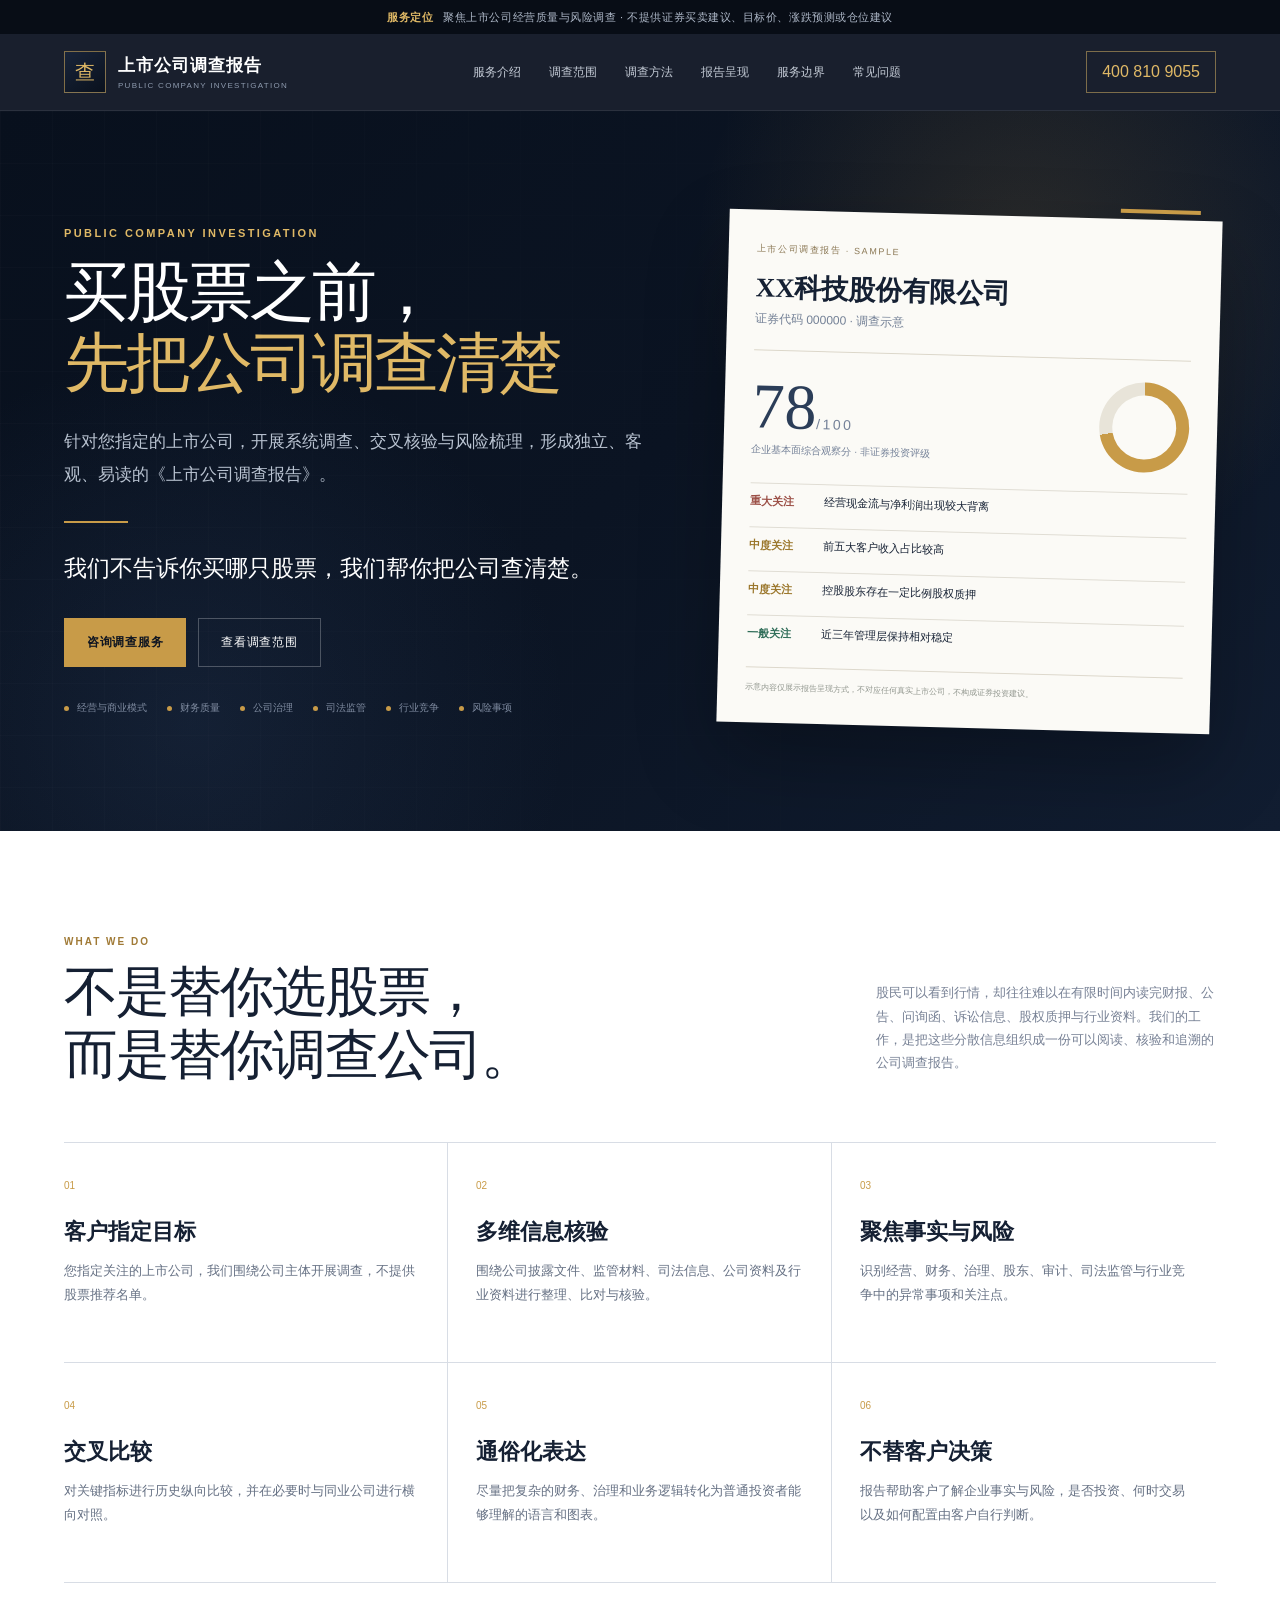
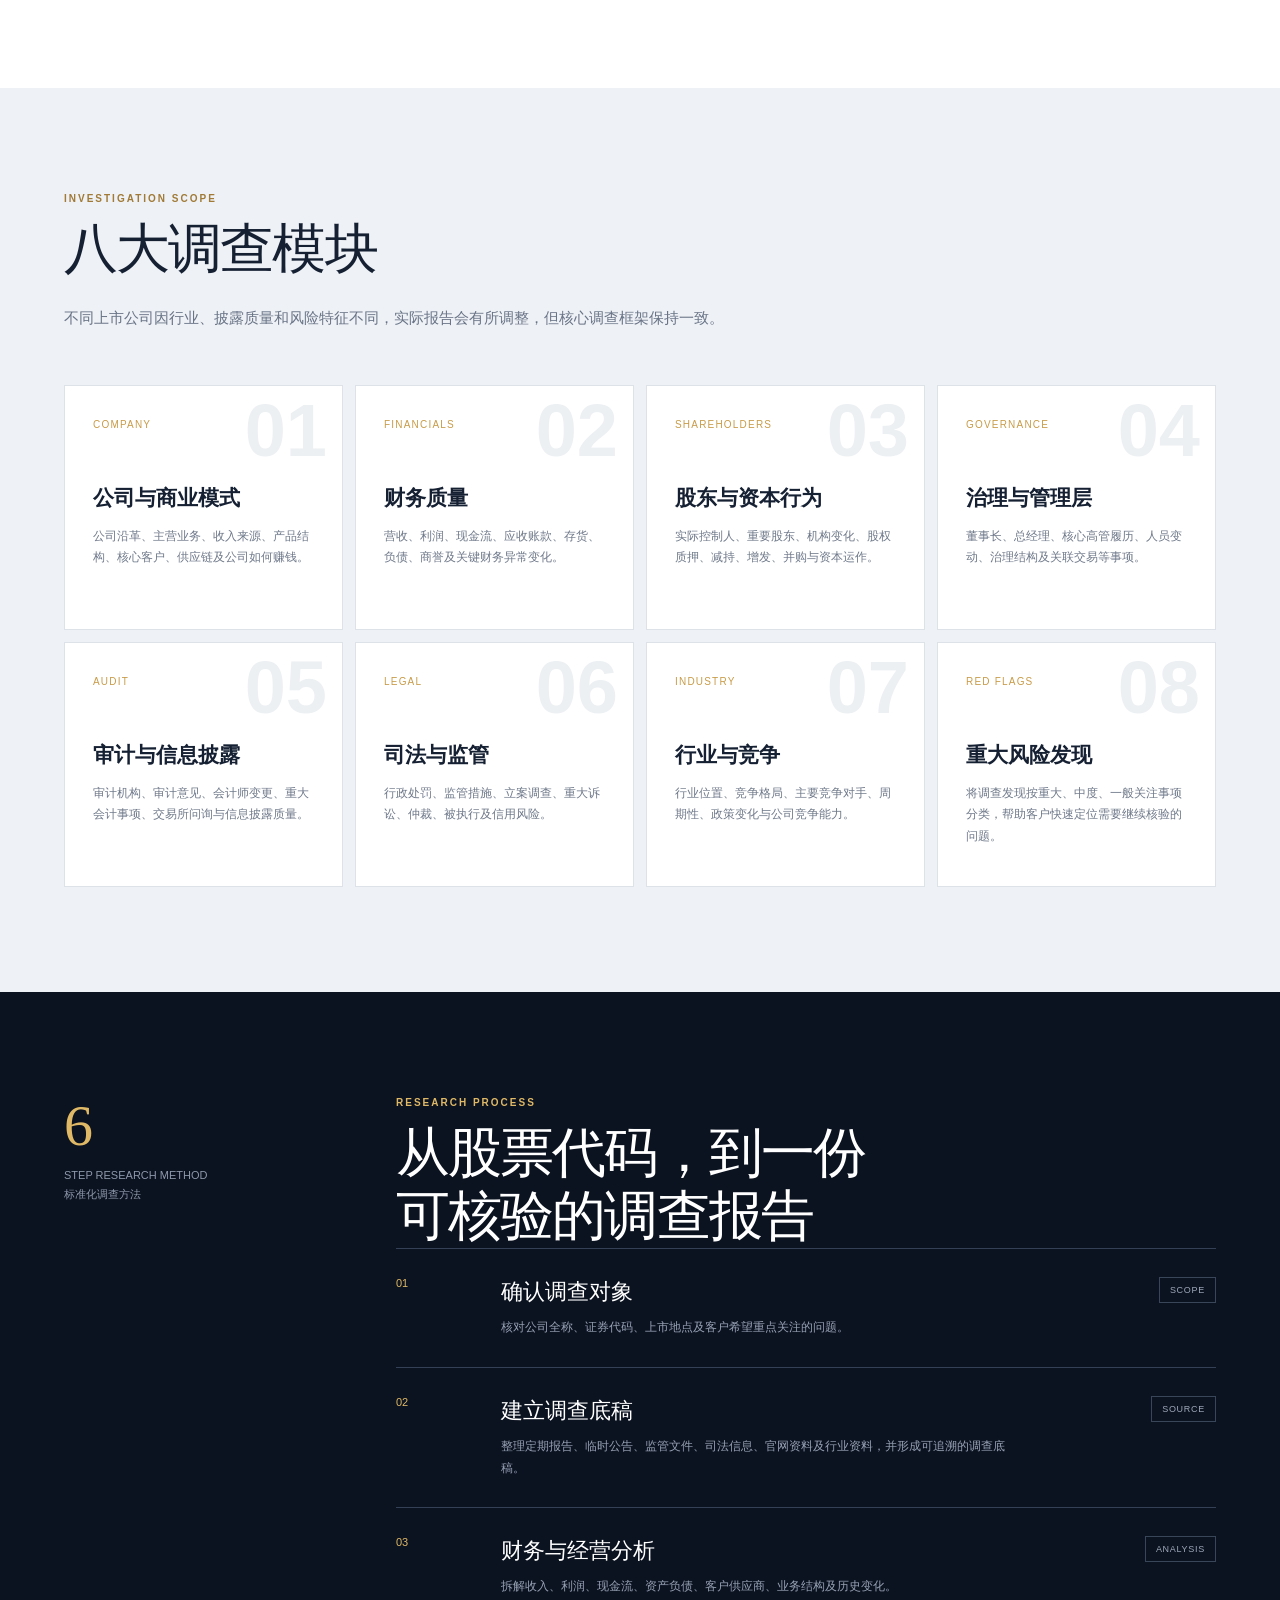
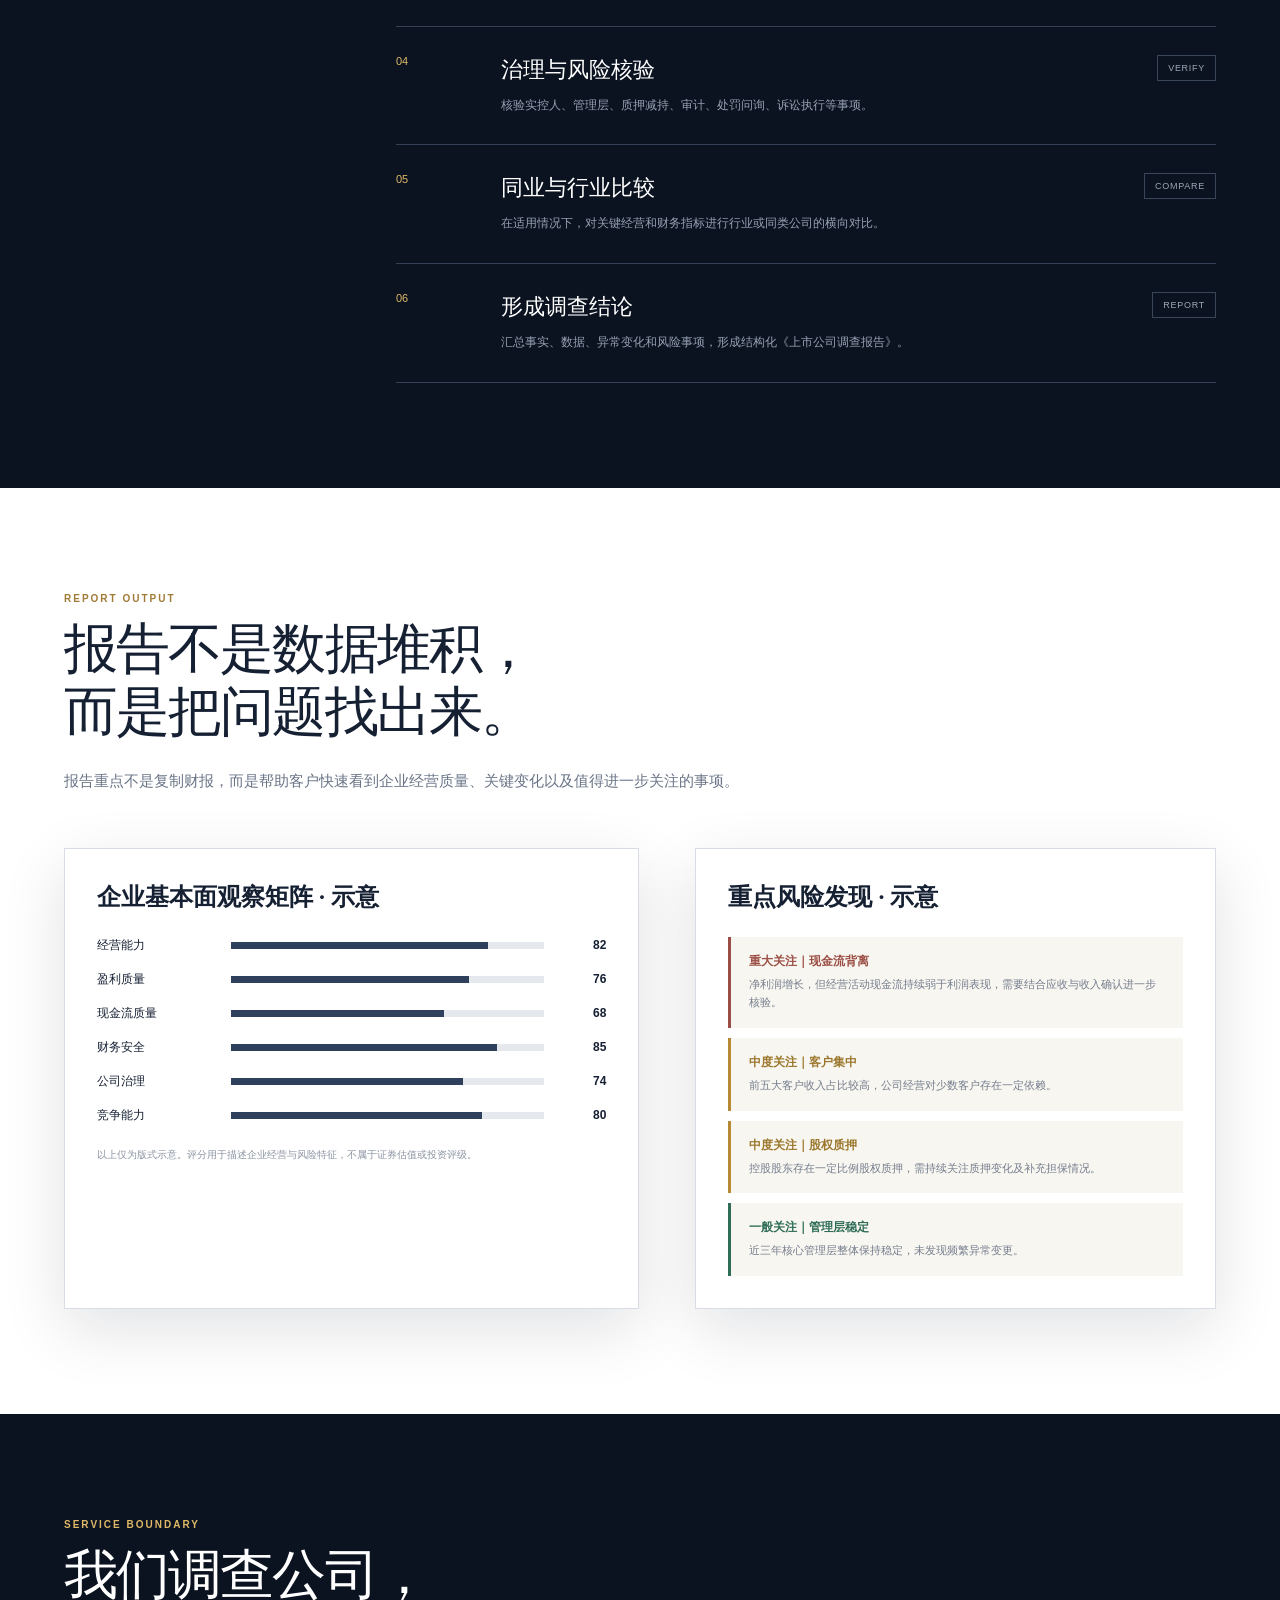
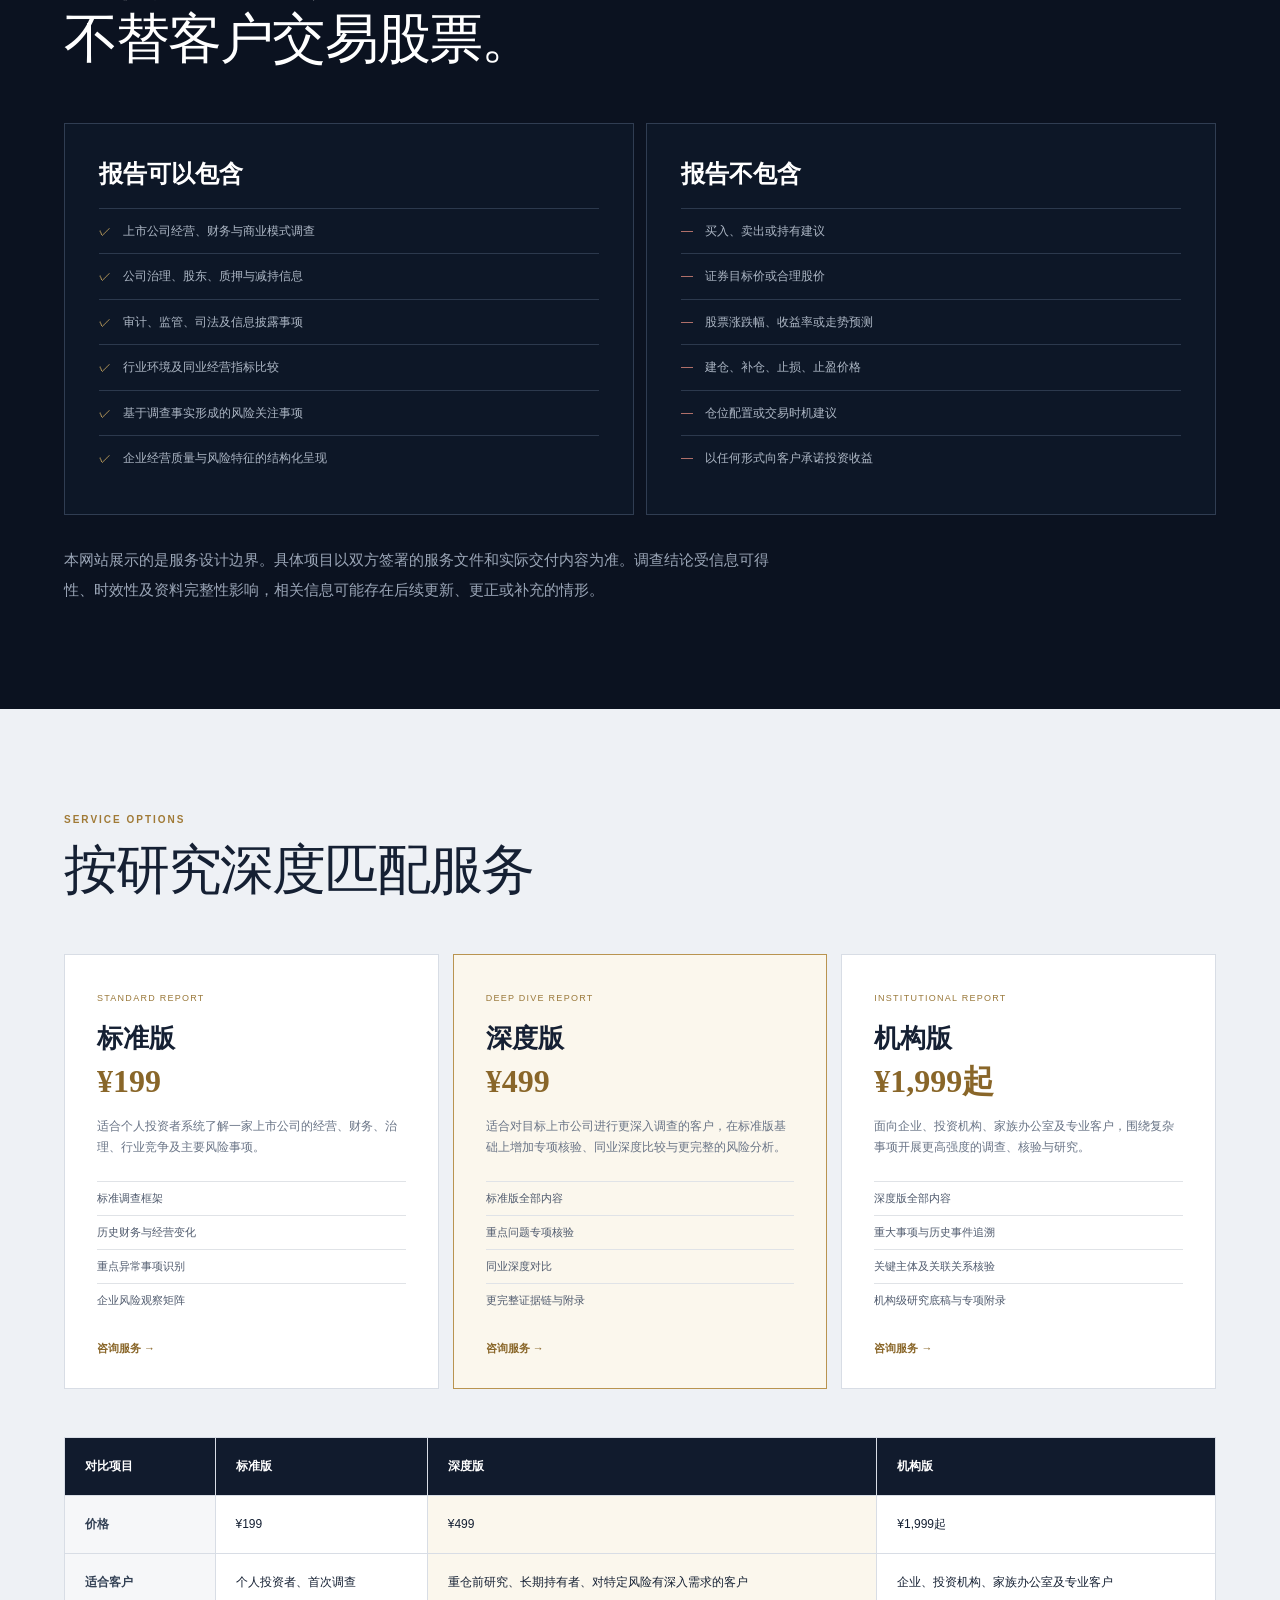
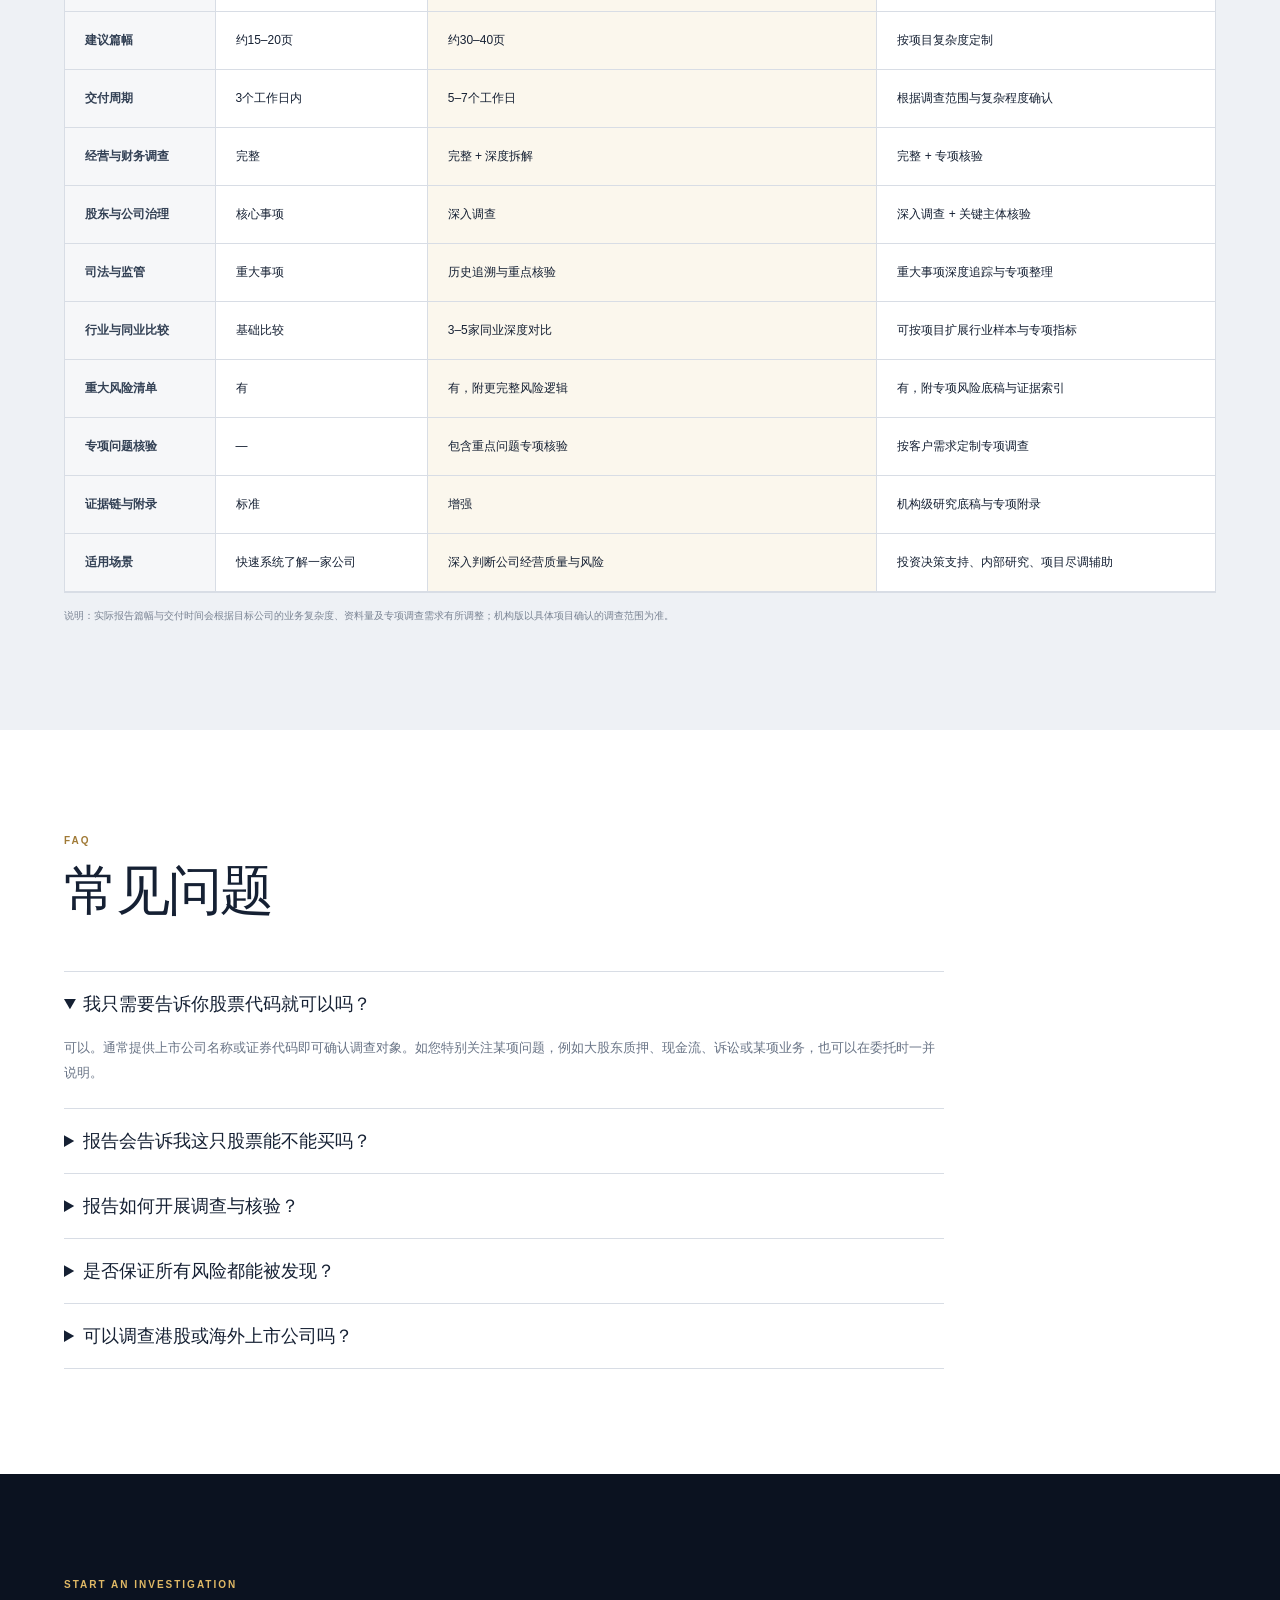
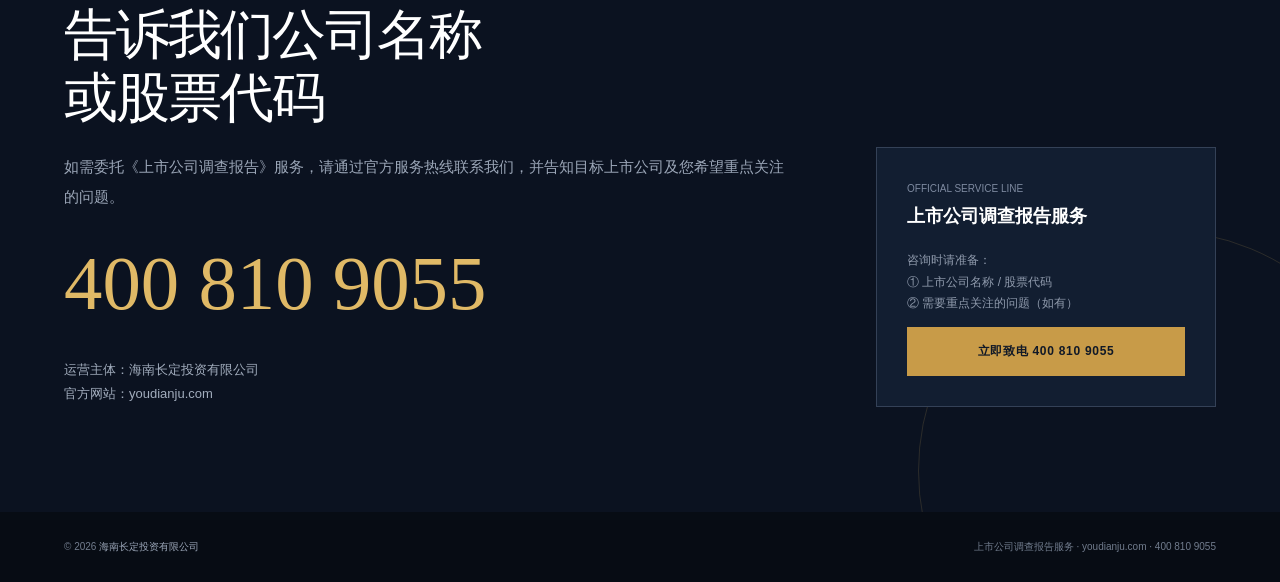
<file: index.html>
<!doctype html>
<html lang="zh-CN">
<head>
<meta charset="utf-8">
<meta name="viewport" content="width=device-width,initial-scale=1">
<meta name="theme-color" content="#0b1220">
<title>上市公司调查报告｜海南长定投资有限公司</title>
<meta name="description" content="针对客户指定的上市公司，开展经营、财务、治理、股东、司法监管、行业竞争与风险事项调查，形成独立、客观、易读的《上市公司调查报告》。">
<link rel="icon" href="/favicon.svg">
<style>
:root{
  --navy:#0b1220;--navy2:#111b2d;--ink:#152033;--paper:#f5f2ea;--white:#fff;
  --gold:#c89b48;--gold2:#e0b966;--muted:#697487;--line:#d8dde5;--soft:#eef1f5;
  --green:#2f6d58;--red:#9b4e45;--shadow:0 20px 60px rgba(11,18,32,.12);
  --serif:"Noto Serif SC","Songti SC","STSong",serif;
}
*{box-sizing:border-box}
html{scroll-behavior:smooth}
body{margin:0;background:#fff;color:var(--ink);font-family:"Noto Sans SC","Microsoft YaHei",Arial,sans-serif}
a{color:inherit;text-decoration:none}
button,input{font:inherit}
.wrap{width:min(1180px,90vw);margin:auto}
.topnote{height:34px;display:flex;align-items:center;justify-content:center;background:#080d16;color:#aeb8c8;font-size:11px;letter-spacing:.05em}
.topnote b{margin-right:10px;color:var(--gold2)}
header{position:sticky;top:0;z-index:50;background:rgba(11,18,32,.94);backdrop-filter:blur(16px);border-bottom:1px solid rgba(255,255,255,.08)}
.nav{height:76px;display:flex;align-items:center;justify-content:space-between;color:#fff}
.brand{display:flex;align-items:center;gap:12px}
.brandmark{width:42px;height:42px;display:grid;place-items:center;border:1px solid rgba(224,185,102,.55);background:linear-gradient(145deg,#18243a,#0a111d);font-family:var(--serif);font-size:20px;color:var(--gold2)}
.brand b{display:block;font-family:var(--serif);font-size:17px;letter-spacing:.06em}
.brand small{display:block;margin-top:4px;color:#8e9aae;font-size:8px;letter-spacing:.16em}
nav{display:flex;align-items:center;gap:28px}
nav a{color:#c3cad5;font-size:12px}
nav a:hover{color:#fff}
.nav-phone{padding:11px 15px;border:1px solid rgba(224,185,102,.5);color:var(--gold2)}
.menu{display:none;width:42px;height:42px;border:1px solid rgba(255,255,255,.3);background:transparent}
.menu i{display:block;width:18px;height:1px;margin:5px auto;background:#fff}

.hero{position:relative;min-height:720px;overflow:hidden;background:
 radial-gradient(circle at 80% 20%,rgba(200,155,72,.16),transparent 28%),
 radial-gradient(circle at 15% 85%,rgba(63,91,136,.18),transparent 30%),
 linear-gradient(135deg,#08101d 0%,#0b1423 50%,#111d31 100%);color:#fff}
.gridbg{position:absolute;inset:0;opacity:.18;background-image:linear-gradient(rgba(255,255,255,.09) 1px,transparent 1px),linear-gradient(90deg,rgba(255,255,255,.09) 1px,transparent 1px);background-size:52px 52px;mask-image:linear-gradient(to right,black,transparent 80%)}
.hero-inner{position:relative;z-index:2;min-height:720px;display:grid;grid-template-columns:1.08fr .92fr;gap:80px;align-items:center;padding:70px 0}
.kicker{margin:0 0 18px;color:var(--gold2);font-size:11px;font-weight:700;letter-spacing:.22em}
.hero h1{margin:0;font-family:var(--serif);font-size:clamp(48px,5.1vw,74px);font-weight:500;line-height:1.08;letter-spacing:-.045em}
.hero h1 em{display:inline-block;color:var(--gold2);font-style:normal;white-space:nowrap}
.hero-lead{max-width:680px;margin:28px 0 0;color:#b9c3d1;font-size:17px;line-height:1.9}
.hero-line{width:64px;height:2px;margin:30px 0;background:var(--gold)}
.hero-claim{font-family:var(--serif);font-size:23px;color:#fff}
.hero-actions{display:flex;gap:12px;margin-top:34px}
.btn{padding:15px 22px;border:1px solid rgba(255,255,255,.25);font-size:12px;letter-spacing:.06em}
.btn.primary{border-color:var(--gold);background:var(--gold);color:#101621;font-weight:700}
.btn:hover{transform:translateY(-1px)}
.hero-meta{display:flex;flex-wrap:wrap;gap:12px 20px;margin-top:34px;color:#7f8ba0;font-size:10px}
.hero-meta span:before{content:"";width:5px;height:5px;margin-right:8px;display:inline-block;border-radius:50%;background:var(--gold)}

.report-card{position:relative;padding:28px;background:#fbfaf6;color:var(--ink);box-shadow:0 34px 80px rgba(0,0,0,.28);transform:rotate(1.5deg)}
.report-card:before{content:"";position:absolute;top:-10px;right:22px;width:80px;height:4px;background:var(--gold)}
.report-card small{color:#8b7855;font-size:9px;letter-spacing:.18em}
.report-card h3{margin:14px 0 5px;font-family:var(--serif);font-size:27px}
.report-card .code{color:#738096;font-size:12px}
.report-rule{height:1px;margin:22px 0;background:#dcd7ca}
.score-row{display:grid;grid-template-columns:1fr 90px;gap:18px;align-items:center}
.score-row strong{font:500 64px/1 var(--serif);color:#2b3d58}
.score-row strong small{font:500 14px/1 Arial;color:#748198}
.score-row p{margin:4px 0;color:#748198;font-size:10px}
.radar{width:90px;height:90px;position:relative;border-radius:50%;background:conic-gradient(var(--gold) 0 72%,#e8e4d9 72% 100%);display:grid;place-items:center}
.radar:after{content:"";width:64px;height:64px;border-radius:50%;background:#fbfaf6}
.findings{margin-top:20px;display:grid;gap:8px}
.finding{display:grid;grid-template-columns:62px 1fr;gap:12px;padding:10px 0;border-top:1px solid #e0ddd4;font-size:11px}
.level{font-weight:700}.high{color:var(--red)}.mid{color:#9b772c}.low{color:var(--green)}
.report-foot{margin-top:16px;padding-top:14px;border-top:1px solid #ddd8cc;color:#92978f;font-size:8px;line-height:1.6}

.section{padding:105px 0}
.section.soft{background:var(--soft)}
.section.dark{background:var(--navy);color:#fff}
.eyebrow{margin:0 0 14px;color:#a07a36;font-size:10px;font-weight:700;letter-spacing:.2em}
.dark .eyebrow{color:var(--gold2)}
h2{margin:0;font-family:var(--serif);font-size:clamp(34px,4.2vw,56px);font-weight:500;line-height:1.18;letter-spacing:-.035em;text-wrap:balance}
.section-lead{max-width:720px;margin:22px 0 0;color:var(--muted);font-size:15px;line-height:1.95}
.dark .section-lead{color:#9ba6b7}
.title-row{display:flex;justify-content:space-between;gap:60px;align-items:end;margin-bottom:54px}
.title-row .aside{max-width:340px;color:#778195;font-size:13px;line-height:1.8}

.promise-grid{display:grid;grid-template-columns:repeat(3,1fr);border-top:1px solid var(--line)}
.promise{min-height:220px;padding:32px 28px 26px 0;border-bottom:1px solid var(--line);border-right:1px solid var(--line)}
.promise:nth-child(3n){padding-left:28px;border-right:0}
.promise:nth-child(3n+2){padding-left:28px}
.promise .num{color:var(--gold);font-size:10px}
.promise h3{margin:24px 0 12px;font-family:var(--serif);font-size:22px}
.promise p{margin:0;color:#667184;font-size:13px;line-height:1.85}

.scope-grid{display:grid;grid-template-columns:repeat(4,1fr);gap:12px;margin-top:52px}
.scope-card{position:relative;min-height:245px;padding:28px;background:#fff;border:1px solid #dde2e8;overflow:hidden}
.scope-card:before{content:attr(data-n);position:absolute;right:15px;top:8px;color:#edf0f3;font:600 74px/1 Arial}
.scope-card span{position:relative;color:var(--gold);font-size:10px;letter-spacing:.12em}
.scope-card h3{position:relative;margin:52px 0 14px;font-family:var(--serif);font-size:21px}
.scope-card p{position:relative;margin:0;color:#6f798a;font-size:12px;line-height:1.8}

.method{display:grid;grid-template-columns:260px 1fr;gap:72px}
.method-nav{position:sticky;top:120px;align-self:start}
.method-nav b{display:block;color:var(--gold2);font:500 58px/1 var(--serif)}
.method-nav p{color:#8d98aa;font-size:11px;line-height:1.8}
.steps{border-top:1px solid #344055}
.step{display:grid;grid-template-columns:80px 1fr 180px;gap:25px;padding:28px 0;border-bottom:1px solid #344055;align-items:start}
.step .n{color:var(--gold2);font-size:11px}
.step h3{margin:0 0 10px;font-family:var(--serif);font-size:22px;font-weight:500}
.step p{margin:0;color:#96a1b3;font-size:12px;line-height:1.8}
.step .tag{justify-self:end;padding:7px 10px;border:1px solid #39465a;color:#9da8b8;font-size:9px;letter-spacing:.08em}

.matrix{display:grid;grid-template-columns:1.05fr .95fr;gap:56px;margin-top:52px}
.matrix-box{padding:32px;background:#fff;border:1px solid var(--line);box-shadow:var(--shadow)}
.matrix-box h3{margin:0 0 24px;font-family:var(--serif);font-size:24px}
.meter{display:grid;grid-template-columns:120px 1fr 48px;gap:14px;align-items:center;margin:17px 0}
.meter span{font-size:12px}.bar{height:7px;background:#e5e9ee}.bar i{height:100%;display:block;background:#2e405c}.meter b{text-align:right;font-size:12px}
.risk-list{display:grid;gap:10px}
.risk-item{padding:16px 18px;background:#f8f6f0;border-left:3px solid #bbb}
.risk-item.high{border-color:var(--red)}.risk-item.mid{border-color:#b68a35}.risk-item.low{border-color:var(--green)}
.risk-item b{display:block;margin-bottom:5px;font-size:12px}.risk-item p{margin:0;color:#737d8d;font-size:11px;line-height:1.7}

.boundary{display:grid;grid-template-columns:1fr 1fr;gap:12px;margin-top:52px}
.boundary article{padding:34px;border:1px solid #303d52;background:#0d1727}
.boundary h3{margin:0 0 18px;font-family:var(--serif);font-size:24px}
.boundary ul{margin:0;padding:0;list-style:none}
.boundary li{position:relative;padding:12px 0 12px 24px;border-top:1px solid #2c394d;color:#adb7c5;font-size:12px;line-height:1.7}
.boundary li:before{content:"✓";position:absolute;left:0;color:var(--gold2)}
.boundary .no li:before{content:"—";color:#c67d73}

.service-grid{display:grid;grid-template-columns:repeat(3,1fr);gap:14px;margin-top:52px}
.service-card{min-height:330px;padding:32px;border:1px solid var(--line);background:#fff}
.service-card.featured{border-color:#b99450;background:#fbf7ed}
.service-card small{color:#9a793b;font-size:9px;letter-spacing:.14em}
.service-card h3{margin:16px 0 8px;font-family:var(--serif);font-size:26px}.service-card .price{margin:0 0 16px;color:#896629;font:600 32px/1.1 var(--serif)}
.service-card p{color:#697486;font-size:12px;line-height:1.8}
.service-card ul{margin:22px 0 0;padding:0;list-style:none}
.service-card li{padding:9px 0;border-top:1px solid #e0e3e7;color:#4f5a6d;font-size:11px}
.service-card .cta{margin-top:24px;display:inline-block;color:#896629;font-size:11px;font-weight:700}
.compare-wrap{margin-top:48px;overflow-x:auto;border:1px solid var(--line);background:#fff}
.compare-table{width:100%;min-width:820px;border-collapse:collapse}
.compare-table th,.compare-table td{padding:18px 20px;border-bottom:1px solid var(--line);border-right:1px solid var(--line);text-align:left;vertical-align:top;font-size:12px;line-height:1.75}
.compare-table th:last-child,.compare-table td:last-child{border-right:0}
.compare-table thead th{background:#111b2d;color:#fff;font-weight:600}
.compare-table thead th:first-child{width:150px}
.compare-table tbody th{background:#f6f7f9;color:#334155;font-weight:600}
.compare-table .featured-col{background:#fbf7ed}
.compare-note{margin:14px 0 0;color:#7a8494;font-size:10px;line-height:1.8}

.faq{max-width:880px;margin-top:48px}
.faq details{border-top:1px solid var(--line)}
.faq details:last-child{border-bottom:1px solid var(--line)}
.faq summary{padding:20px 0;cursor:pointer;font-family:var(--serif);font-size:18px}
.faq p{margin:0 0 22px;color:#697486;font-size:13px;line-height:1.9}

.contact{position:relative;overflow:hidden}
.contact:before{content:"";position:absolute;right:-120px;bottom:-200px;width:480px;height:480px;border:1px solid rgba(224,185,102,.15);border-radius:50%}
.contact-grid{display:grid;grid-template-columns:1fr 340px;gap:80px;align-items:end}
.contact h2{max-width:720px;text-wrap:balance}.contact .phone{display:inline-block;margin-top:35px;font:500 clamp(40px,6vw,78px)/1 var(--serif);color:var(--gold2)}
.contact .company{margin-top:35px;color:#a2adbd;font-size:13px;line-height:1.9}
.contact-card{position:relative;padding:30px;background:#121e31;border:1px solid #344157}
.contact-card span{color:#7e8aa0;font-size:10px}.contact-card strong{display:block;margin:8px 0 22px;font-size:18px}.contact-card .btn{display:block;text-align:center;border-color:var(--gold);background:var(--gold);color:#111927;font-weight:700}

footer{padding:28px 5vw;background:#070c14;color:#717c8d;font-size:10px}
.footer-row{display:flex;justify-content:space-between;gap:30px}
footer b{color:#9ba6b8;font-weight:500}

@media(max-width:900px){
  .hero h1{font-size:clamp(44px,7vw,60px)}
  h2{font-size:clamp(32px,5.6vw,46px)}
  nav{position:absolute;top:76px;left:0;right:0;padding:18px 5vw;display:none;flex-direction:column;align-items:stretch;background:#0b1220;border-top:1px solid #263248}
  nav.open{display:flex}.menu{display:block}.nav-phone{display:none}
  .hero-inner{grid-template-columns:1fr;gap:45px;padding:80px 0}.hero{min-height:auto}.hero-inner{min-height:auto}.report-card{max-width:560px;transform:none}
  .scope-grid{grid-template-columns:repeat(2,1fr)}.method{grid-template-columns:1fr}.method-nav{position:static}
  .step{grid-template-columns:50px 1fr}.step .tag{display:none}.matrix{grid-template-columns:1fr}.service-grid{grid-template-columns:1fr}
  .contact-grid{grid-template-columns:1fr}.contact-card{max-width:520px}.title-row{align-items:start;flex-direction:column}
}
@media(max-width:620px){
  .topnote{padding:0 5vw;text-align:center;height:42px}.topnote b{display:none}
  .brand b{font-size:15px}.brand small{font-size:7px}
  .hero-inner{padding:62px 0}.hero h1{font-size:clamp(34px,9.3vw,44px);letter-spacing:-.055em}.hero h1 em{white-space:nowrap}.hero-lead{font-size:14px}.hero-actions{flex-direction:column}
  .section{padding:76px 0}.promise-grid,.scope-grid,.boundary{grid-template-columns:1fr}
  .promise,.promise:nth-child(3n),.promise:nth-child(3n+2){padding:28px 0;border-right:0}
  .scope-card{min-height:210px}.matrix-box{padding:23px}.meter{grid-template-columns:95px 1fr 40px}
  .footer-row{flex-direction:column;gap:10px}
}
@media(prefers-reduced-motion:reduce){html{scroll-behavior:auto}}
</style>
</head>
<body>
<div class="topnote"><b>服务定位</b> 聚焦上市公司经营质量与风险调查 · 不提供证券买卖建议、目标价、涨跌预测或仓位建议</div>

<header>
  <div class="nav wrap">
    <a class="brand" href="#top">
      <span class="brandmark">查</span>
      <span><b>上市公司调查报告</b><small>PUBLIC COMPANY INVESTIGATION</small></span>
    </a>
    <button class="menu" aria-label="打开导航" aria-expanded="false"><i></i><i></i><i></i></button>
    <nav>
      <a href="#about">服务介绍</a><a href="#scope">调查范围</a><a href="#method">调查方法</a><a href="#deliverable">报告呈现</a><a href="#boundary">服务边界</a><a href="#faq">常见问题</a>
    </nav>
    <a class="nav-phone" href="tel:4008109055">400 810 9055</a>
  </div>
</header>

<main id="top">
<section class="hero">
  <div class="gridbg"></div>
  <div class="hero-inner wrap">
    <div>
      <p class="kicker">PUBLIC COMPANY INVESTIGATION</p>
      <h1>买股票之前，<br><em>先把公司调查清楚</em></h1>
      <p class="hero-lead">针对您指定的上市公司，开展系统调查、交叉核验与风险梳理，形成独立、客观、易读的《上市公司调查报告》。</p>
      <div class="hero-line"></div>
      <div class="hero-claim">我们不告诉你买哪只股票，我们帮你把公司查清楚。</div>
      <div class="hero-actions">
        <a class="btn primary" href="tel:4008109055">咨询调查服务</a>
        <a class="btn" href="#scope">查看调查范围</a>
      </div>
      <div class="hero-meta"><span>经营与商业模式</span><span>财务质量</span><span>公司治理</span><span>司法监管</span><span>行业竞争</span><span>风险事项</span></div>
    </div>
    <div class="report-card" aria-label="上市公司调查报告示意">
      <small>上市公司调查报告 · SAMPLE</small>
      <h3>XX科技股份有限公司</h3>
      <div class="code">证券代码 000000 · 调查示意</div>
      <div class="report-rule"></div>
      <div class="score-row">
        <div><strong>78<small>/100</small></strong><p>企业基本面综合观察分 · 非证券投资评级</p></div>
        <div class="radar"></div>
      </div>
      <div class="findings">
        <div class="finding"><span class="level high">重大关注</span><span>经营现金流与净利润出现较大背离</span></div>
        <div class="finding"><span class="level mid">中度关注</span><span>前五大客户收入占比较高</span></div>
        <div class="finding"><span class="level mid">中度关注</span><span>控股股东存在一定比例股权质押</span></div>
        <div class="finding"><span class="level low">一般关注</span><span>近三年管理层保持相对稳定</span></div>
      </div>
      <div class="report-foot">示意内容仅展示报告呈现方式，不对应任何真实上市公司，不构成证券投资建议。</div>
    </div>
  </div>
</section>

<section id="about" class="section">
  <div class="wrap">
    <div class="title-row">
      <div><p class="eyebrow">WHAT WE DO</p><h2>不是替你选股票，<br>而是替你调查公司。</h2></div>
      <p class="aside">股民可以看到行情，却往往难以在有限时间内读完财报、公告、问询函、诉讼信息、股权质押与行业资料。我们的工作，是把这些分散信息组织成一份可以阅读、核验和追溯的公司调查报告。</p>
    </div>
    <div class="promise-grid">
      <article class="promise"><span class="num">01</span><h3>客户指定目标</h3><p>您指定关注的上市公司，我们围绕公司主体开展调查，不提供股票推荐名单。</p></article>
      <article class="promise"><span class="num">02</span><h3>多维信息核验</h3><p>围绕公司披露文件、监管材料、司法信息、公司资料及行业资料进行整理、比对与核验。</p></article>
      <article class="promise"><span class="num">03</span><h3>聚焦事实与风险</h3><p>识别经营、财务、治理、股东、审计、司法监管与行业竞争中的异常事项和关注点。</p></article>
      <article class="promise"><span class="num">04</span><h3>交叉比较</h3><p>对关键指标进行历史纵向比较，并在必要时与同业公司进行横向对照。</p></article>
      <article class="promise"><span class="num">05</span><h3>通俗化表达</h3><p>尽量把复杂的财务、治理和业务逻辑转化为普通投资者能够理解的语言和图表。</p></article>
      <article class="promise"><span class="num">06</span><h3>不替客户决策</h3><p>报告帮助客户了解企业事实与风险，是否投资、何时交易以及如何配置由客户自行判断。</p></article>
    </div>
  </div>
</section>

<section id="scope" class="section soft">
  <div class="wrap">
    <p class="eyebrow">INVESTIGATION SCOPE</p>
    <h2>八大调查模块</h2>
    <p class="section-lead">不同上市公司因行业、披露质量和风险特征不同，实际报告会有所调整，但核心调查框架保持一致。</p>
    <div class="scope-grid">
      <article class="scope-card" data-n="01"><span>COMPANY</span><h3>公司与商业模式</h3><p>公司沿革、主营业务、收入来源、产品结构、核心客户、供应链及公司如何赚钱。</p></article>
      <article class="scope-card" data-n="02"><span>FINANCIALS</span><h3>财务质量</h3><p>营收、利润、现金流、应收账款、存货、负债、商誉及关键财务异常变化。</p></article>
      <article class="scope-card" data-n="03"><span>SHAREHOLDERS</span><h3>股东与资本行为</h3><p>实际控制人、重要股东、机构变化、股权质押、减持、增发、并购与资本运作。</p></article>
      <article class="scope-card" data-n="04"><span>GOVERNANCE</span><h3>治理与管理层</h3><p>董事长、总经理、核心高管履历、人员变动、治理结构及关联交易等事项。</p></article>
      <article class="scope-card" data-n="05"><span>AUDIT</span><h3>审计与信息披露</h3><p>审计机构、审计意见、会计师变更、重大会计事项、交易所问询与信息披露质量。</p></article>
      <article class="scope-card" data-n="06"><span>LEGAL</span><h3>司法与监管</h3><p>行政处罚、监管措施、立案调查、重大诉讼、仲裁、被执行及信用风险。</p></article>
      <article class="scope-card" data-n="07"><span>INDUSTRY</span><h3>行业与竞争</h3><p>行业位置、竞争格局、主要竞争对手、周期性、政策变化与公司竞争能力。</p></article>
      <article class="scope-card" data-n="08"><span>RED FLAGS</span><h3>重大风险发现</h3><p>将调查发现按重大、中度、一般关注事项分类，帮助客户快速定位需要继续核验的问题。</p></article>
    </div>
  </div>
</section>

<section id="method" class="section dark">
  <div class="wrap method">
    <aside class="method-nav"><b>6</b><p>STEP RESEARCH METHOD<br>标准化调查方法</p></aside>
    <div>
      <p class="eyebrow">RESEARCH PROCESS</p><h2>从股票代码，到一份可核验的调查报告</h2>
      <div class="steps">
        <article class="step"><span class="n">01</span><div><h3>确认调查对象</h3><p>核对公司全称、证券代码、上市地点及客户希望重点关注的问题。</p></div><span class="tag">SCOPE</span></article>
        <article class="step"><span class="n">02</span><div><h3>建立调查底稿</h3><p>整理定期报告、临时公告、监管文件、司法信息、官网资料及行业资料，并形成可追溯的调查底稿。</p></div><span class="tag">SOURCE</span></article>
        <article class="step"><span class="n">03</span><div><h3>财务与经营分析</h3><p>拆解收入、利润、现金流、资产负债、客户供应商、业务结构及历史变化。</p></div><span class="tag">ANALYSIS</span></article>
        <article class="step"><span class="n">04</span><div><h3>治理与风险核验</h3><p>核验实控人、管理层、质押减持、审计、处罚问询、诉讼执行等事项。</p></div><span class="tag">VERIFY</span></article>
        <article class="step"><span class="n">05</span><div><h3>同业与行业比较</h3><p>在适用情况下，对关键经营和财务指标进行行业或同类公司的横向对比。</p></div><span class="tag">COMPARE</span></article>
        <article class="step"><span class="n">06</span><div><h3>形成调查结论</h3><p>汇总事实、数据、异常变化和风险事项，形成结构化《上市公司调查报告》。</p></div><span class="tag">REPORT</span></article>
      </div>
    </div>
  </div>
</section>

<section id="deliverable" class="section">
  <div class="wrap">
    <p class="eyebrow">REPORT OUTPUT</p><h2>报告不是数据堆积，<br>而是把问题找出来。</h2>
    <p class="section-lead">报告重点不是复制财报，而是帮助客户快速看到企业经营质量、关键变化以及值得进一步关注的事项。</p>
    <div class="matrix">
      <div class="matrix-box">
        <h3>企业基本面观察矩阵 · 示意</h3>
        <div class="meter"><span>经营能力</span><div class="bar"><i style="width:82%"></i></div><b>82</b></div>
        <div class="meter"><span>盈利质量</span><div class="bar"><i style="width:76%"></i></div><b>76</b></div>
        <div class="meter"><span>现金流质量</span><div class="bar"><i style="width:68%"></i></div><b>68</b></div>
        <div class="meter"><span>财务安全</span><div class="bar"><i style="width:85%"></i></div><b>85</b></div>
        <div class="meter"><span>公司治理</span><div class="bar"><i style="width:74%"></i></div><b>74</b></div>
        <div class="meter"><span>竞争能力</span><div class="bar"><i style="width:80%"></i></div><b>80</b></div>
        <p style="margin:22px 0 0;color:#8a93a1;font-size:10px;line-height:1.7">以上仅为版式示意。评分用于描述企业经营与风险特征，不属于证券估值或投资评级。</p>
      </div>
      <div class="matrix-box">
        <h3>重点风险发现 · 示意</h3>
        <div class="risk-list">
          <article class="risk-item high"><b>重大关注｜现金流背离</b><p>净利润增长，但经营活动现金流持续弱于利润表现，需要结合应收与收入确认进一步核验。</p></article>
          <article class="risk-item mid"><b>中度关注｜客户集中</b><p>前五大客户收入占比较高，公司经营对少数客户存在一定依赖。</p></article>
          <article class="risk-item mid"><b>中度关注｜股权质押</b><p>控股股东存在一定比例股权质押，需持续关注质押变化及补充担保情况。</p></article>
          <article class="risk-item low"><b>一般关注｜管理层稳定</b><p>近三年核心管理层整体保持稳定，未发现频繁异常变更。</p></article>
        </div>
      </div>
    </div>
  </div>
</section>

<section id="boundary" class="section dark">
  <div class="wrap">
    <p class="eyebrow">SERVICE BOUNDARY</p><h2>我们调查公司，<br>不替客户交易股票。</h2>
    <div class="boundary">
      <article><h3>报告可以包含</h3><ul>
        <li>上市公司经营、财务与商业模式调查</li><li>公司治理、股东、质押与减持信息</li><li>审计、监管、司法及信息披露事项</li><li>行业环境及同业经营指标比较</li><li>基于调查事实形成的风险关注事项</li><li>企业经营质量与风险特征的结构化呈现</li>
      </ul></article>
      <article class="no"><h3>报告不包含</h3><ul>
        <li>买入、卖出或持有建议</li><li>证券目标价或合理股价</li><li>股票涨跌幅、收益率或走势预测</li><li>建仓、补仓、止损、止盈价格</li><li>仓位配置或交易时机建议</li><li>以任何形式向客户承诺投资收益</li>
      </ul></article>
    </div>
    <p class="section-lead" style="margin-top:30px">本网站展示的是服务设计边界。具体项目以双方签署的服务文件和实际交付内容为准。调查结论受信息可得性、时效性及资料完整性影响，相关信息可能存在后续更新、更正或补充的情形。</p>
  </div>
</section>

<section class="section soft">
  <div class="wrap">
    <p class="eyebrow">SERVICE OPTIONS</p><h2>按研究深度匹配服务</h2>
    <div class="service-grid">
      <article class="service-card"><small>STANDARD REPORT</small><h3>标准版</h3><div class="price">¥199</div><p>适合个人投资者系统了解一家上市公司的经营、财务、治理、行业竞争及主要风险事项。</p><ul><li>标准调查框架</li><li>历史财务与经营变化</li><li>重点异常事项识别</li><li>企业风险观察矩阵</li></ul><a class="cta" href="tel:4008109055">咨询服务 →</a></article>
      <article class="service-card featured"><small>DEEP DIVE REPORT</small><h3>深度版</h3><div class="price">¥499</div><p>适合对目标上市公司进行更深入调查的客户，在标准版基础上增加专项核验、同业深度比较与更完整的风险分析。</p><ul><li>标准版全部内容</li><li>重点问题专项核验</li><li>同业深度对比</li><li>更完整证据链与附录</li></ul><a class="cta" href="tel:4008109055">咨询服务 →</a></article>
      <article class="service-card"><small>INSTITUTIONAL REPORT</small><h3>机构版</h3><div class="price">¥1,999起</div><p>面向企业、投资机构、家族办公室及专业客户，围绕复杂事项开展更高强度的调查、核验与研究。</p><ul><li>深度版全部内容</li><li>重大事项与历史事件追溯</li><li>关键主体及关联关系核验</li><li>机构级研究底稿与专项附录</li></ul><a class="cta" href="tel:4008109055">咨询服务 →</a></article>
    </div>
    <div class="compare-wrap" aria-label="三档上市公司调查报告服务对比">
      <table class="compare-table">
        <thead>
          <tr><th>对比项目</th><th>标准版</th><th>深度版</th><th>机构版</th></tr>
        </thead>
        <tbody>
          <tr><th>价格</th><td>¥199</td><td class="featured-col">¥499</td><td>¥1,999起</td></tr>
          <tr><th>适合客户</th><td>个人投资者、首次调查</td><td class="featured-col">重仓前研究、长期持有者、对特定风险有深入需求的客户</td><td>企业、投资机构、家族办公室及专业客户</td></tr>
          <tr><th>建议篇幅</th><td>约15–20页</td><td class="featured-col">约30–40页</td><td>按项目复杂度定制</td></tr>
          <tr><th>交付周期</th><td>3个工作日内</td><td class="featured-col">5–7个工作日</td><td>根据调查范围与复杂程度确认</td></tr>
          <tr><th>经营与财务调查</th><td>完整</td><td class="featured-col">完整 + 深度拆解</td><td>完整 + 专项核验</td></tr>
          <tr><th>股东与公司治理</th><td>核心事项</td><td class="featured-col">深入调查</td><td>深入调查 + 关键主体核验</td></tr>
          <tr><th>司法与监管</th><td>重大事项</td><td class="featured-col">历史追溯与重点核验</td><td>重大事项深度追踪与专项整理</td></tr>
          <tr><th>行业与同业比较</th><td>基础比较</td><td class="featured-col">3–5家同业深度对比</td><td>可按项目扩展行业样本与专项指标</td></tr>
          <tr><th>重大风险清单</th><td>有</td><td class="featured-col">有，附更完整风险逻辑</td><td>有，附专项风险底稿与证据索引</td></tr>
          <tr><th>专项问题核验</th><td>—</td><td class="featured-col">包含重点问题专项核验</td><td>按客户需求定制专项调查</td></tr>
          <tr><th>证据链与附录</th><td>标准</td><td class="featured-col">增强</td><td>机构级研究底稿与专项附录</td></tr>
          <tr><th>适用场景</th><td>快速系统了解一家公司</td><td class="featured-col">深入判断公司经营质量与风险</td><td>投资决策支持、内部研究、项目尽调辅助</td></tr>
        </tbody>
      </table>
    </div>
    <p class="compare-note">说明：实际报告篇幅与交付时间会根据目标公司的业务复杂度、资料量及专项调查需求有所调整；机构版以具体项目确认的调查范围为准。</p>
  </div>
</section>

<section id="faq" class="section">
  <div class="wrap">
    <p class="eyebrow">FAQ</p><h2>常见问题</h2>
    <div class="faq">
      <details open><summary>我只需要告诉你股票代码就可以吗？</summary><p>可以。通常提供上市公司名称或证券代码即可确认调查对象。如您特别关注某项问题，例如大股东质押、现金流、诉讼或某项业务，也可以在委托时一并说明。</p></details>
      <details><summary>报告会告诉我这只股票能不能买吗？</summary><p>不会。我们的服务对象是上市公司本身，报告用于帮助客户了解公司的经营、财务、治理、行业和风险事实，不提供证券买入、卖出、目标价、涨跌预测、仓位或交易时机建议。</p></details>
      <details><summary>报告如何开展调查与核验？</summary><p>我们会围绕上市公司披露文件、定期报告、监管材料、司法信息、公司资料、行业资料及其他合法信息进行整理、比对与核验，并根据实际需要标注重要信息来源。</p></details>
      <details><summary>是否保证所有风险都能被发现？</summary><p>不能。任何调查都可能受到信息可得性、时效性、资料完整性及未披露事项等客观因素影响。报告用于提高信息整理、核验与风险识别效率，不构成对事实完整性的绝对保证。</p></details>
      <details><summary>可以调查港股或海外上市公司吗？</summary><p>可根据具体上市地点、资料可获得性和调查难度评估是否承接。请先提供公司名称或证券代码进行确认。</p></details>
    </div>
  </div>
</section>

<section class="section dark contact">
  <div class="wrap contact-grid">
    <div>
      <p class="eyebrow">START AN INVESTIGATION</p>
      <h2>告诉我们公司名称<br>或股票代码</h2>
      <p class="section-lead">如需委托《上市公司调查报告》服务，请通过官方服务热线联系我们，并告知目标上市公司及您希望重点关注的问题。</p>
      <a class="phone" href="tel:4008109055">400 810 9055</a>
      <div class="company">运营主体：海南长定投资有限公司<br>官方网站：youdianju.com</div>
    </div>
    <div class="contact-card"><span>OFFICIAL SERVICE LINE</span><strong>上市公司调查报告服务</strong><p style="color:#8f9aac;font-size:12px;line-height:1.8">咨询时请准备：<br>① 上市公司名称 / 股票代码<br>② 需要重点关注的问题（如有）</p><a class="btn" href="tel:4008109055">立即致电 400 810 9055</a></div>
  </div>
</section>
</main>

<footer><div class="footer-row wrap"><span>© 2026 <b>海南长定投资有限公司</b></span><span>上市公司调查报告服务 · youdianju.com · 400 810 9055</span></div></footer>

<script>
const menu=document.querySelector('.menu'),nav=document.querySelector('nav');
menu?.addEventListener('click',()=>{const open=nav.classList.toggle('open');menu.setAttribute('aria-expanded',String(open));});
nav?.addEventListener('click',e=>{if(e.target.matches('a')){nav.classList.remove('open');menu?.setAttribute('aria-expanded','false');}});
</script>
</body>
</html>
</file>
